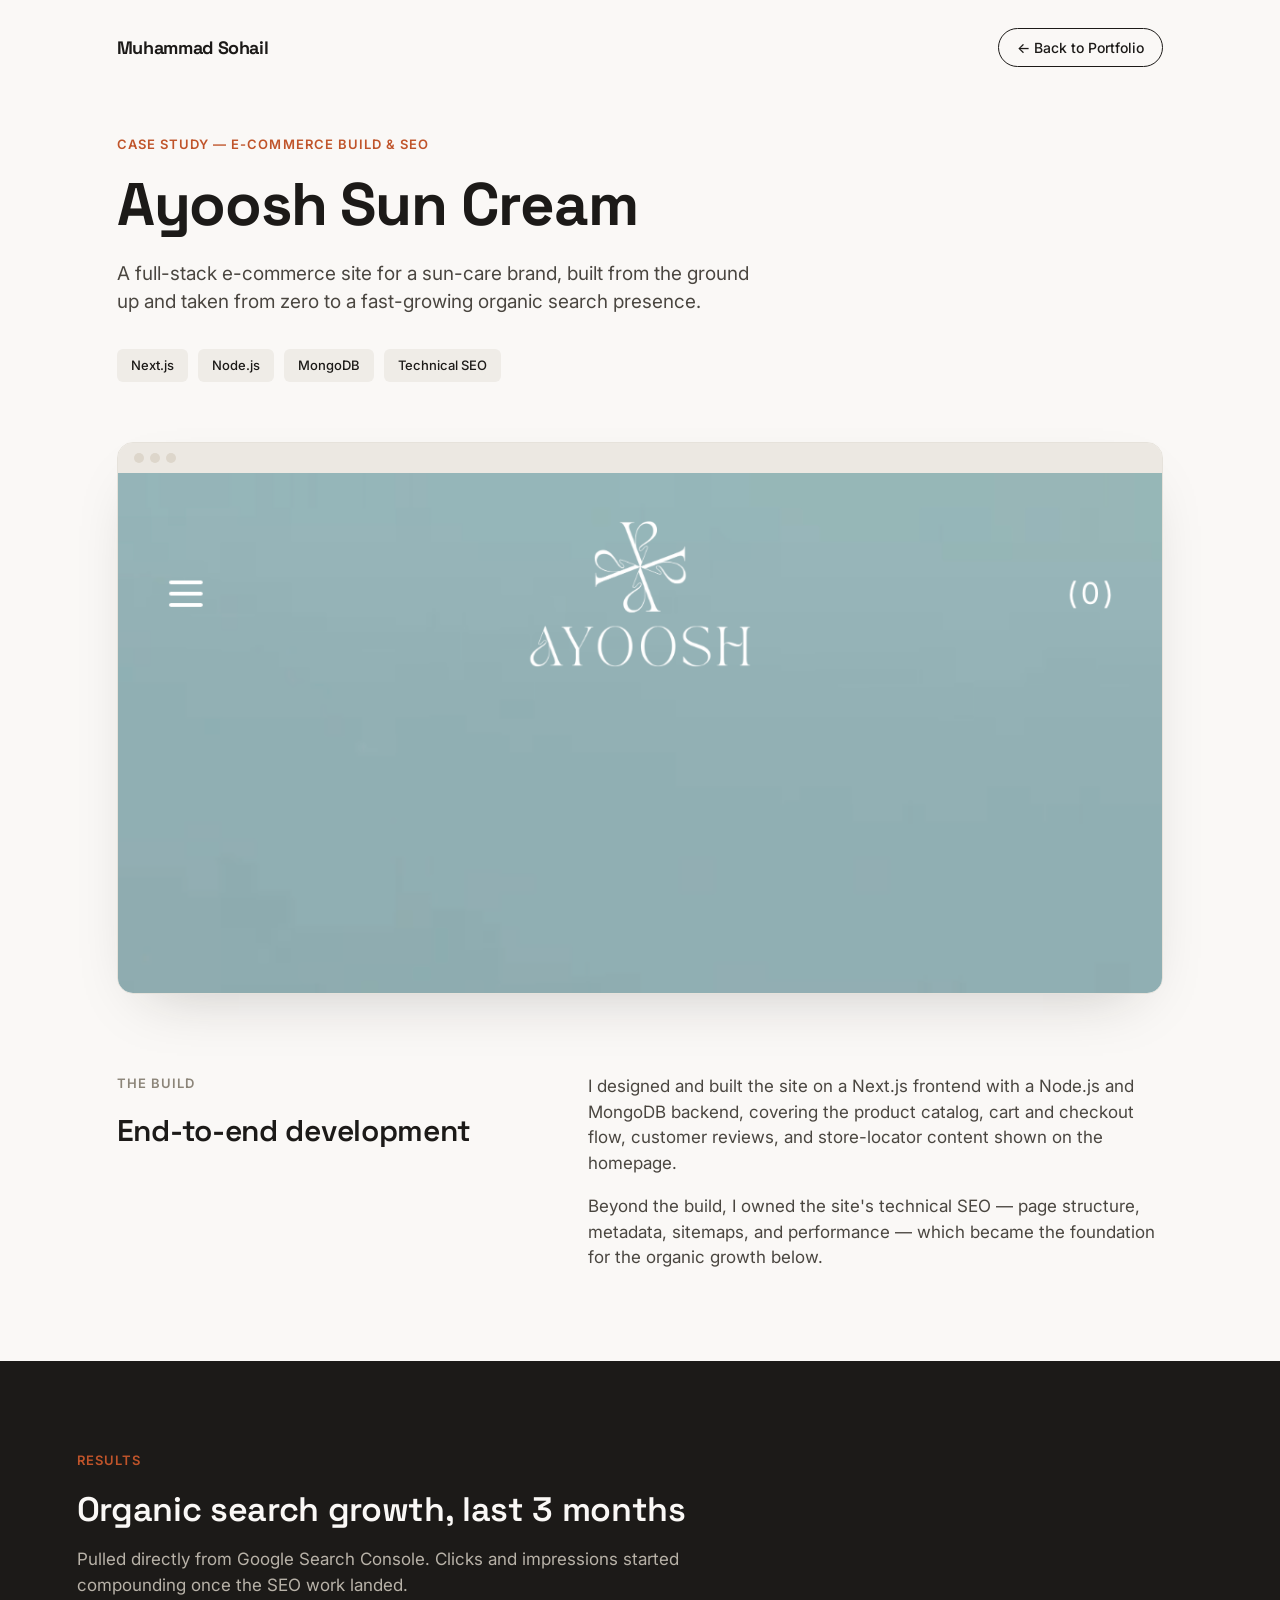
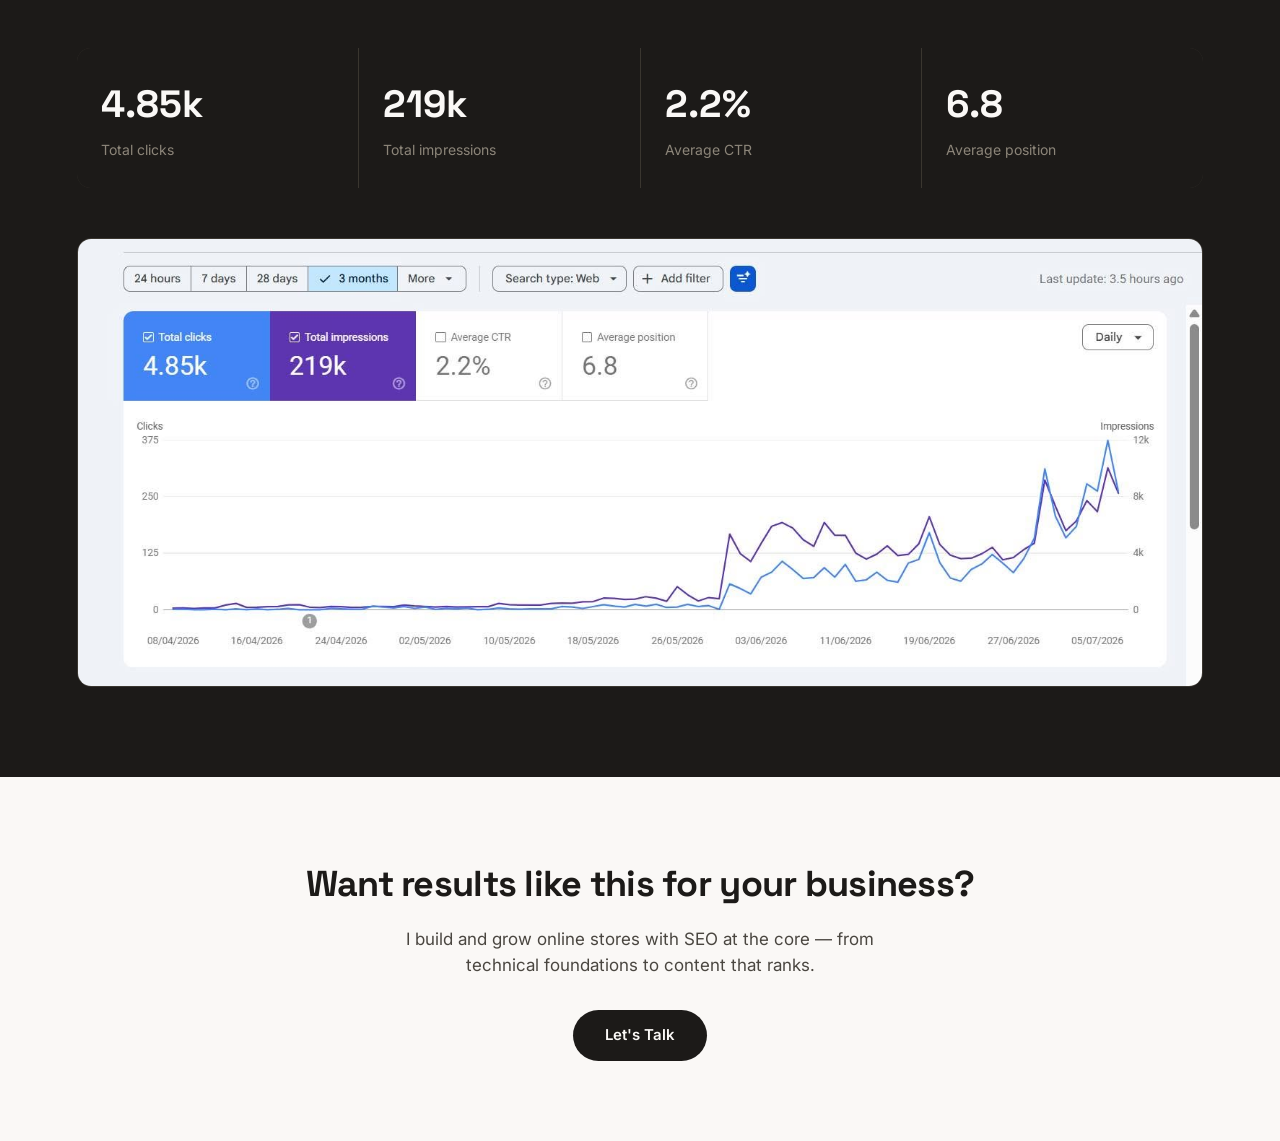
<file: ayoosh-case-study.html>
<!DOCTYPE html>
<html lang="en">
<head>
  <meta charset="utf-8">
  <meta name="viewport" content="width=device-width, initial-scale=1">
  <title>Ayoosh Sun Cream — Case Study | Muhammad Sohail</title>
  <link rel="shortcut icon" type="image/png" href="img/sohail-fav.png">
  <link rel="preconnect" href="https://fonts.googleapis.com">
  <link rel="preconnect" href="https://fonts.gstatic.com" crossorigin>
  <link href="https://fonts.googleapis.com/css2?family=Inter:wght@400;500;600&family=Space+Grotesk:wght@400;500;600;700&display=swap" rel="stylesheet">
  <style>
    *, *::before, *::after { margin: 0; padding: 0; box-sizing: border-box; }

    body {
      font-family: 'Inter', sans-serif;
      color: #1c1a18;
      line-height: 1.5;
      background: #faf8f6;
    }

    a { text-decoration: none; color: inherit; }

    /* ── Nav ── */
    .nav {
      display: flex;
      align-items: center;
      justify-content: space-between;
      padding: 28px 6vw;
      max-width: 1200px;
      margin: 0 auto;
    }

    .nav__brand {
      font-family: 'Space Grotesk', sans-serif;
      font-weight: 700;
      font-size: 18px;
      letter-spacing: -0.02em;
    }

    .nav__back {
      font-size: 14px;
      font-weight: 500;
      border: 1px solid #1c1a18;
      padding: 8px 18px;
      border-radius: 999px;
      color: #1c1a18;
      transition: background 0.2s, color 0.2s;
    }

    .nav__back:hover {
      background: #1c1a18;
      color: #faf8f6;
    }

    /* ── Hero ── */
    .hero {
      padding: 40px 6vw 60px;
      max-width: 1200px;
      margin: 0 auto;
    }

    .hero__label {
      font-size: 13px;
      font-weight: 600;
      letter-spacing: 0.08em;
      text-transform: uppercase;
      color: #c0542a;
      margin-bottom: 18px;
    }

    .hero__title {
      font-family: 'Space Grotesk', sans-serif;
      font-size: clamp(36px, 5vw, 60px);
      line-height: 1.05;
      font-weight: 700;
      letter-spacing: -0.02em;
      margin: 0 0 24px;
      max-width: 820px;
    }

    .hero__desc {
      font-size: 19px;
      max-width: 640px;
      color: #4a4640;
      margin: 0 0 32px;
    }

    .hero__tags {
      display: flex;
      gap: 10px;
      flex-wrap: wrap;
    }

    .hero__tag {
      font-size: 13px;
      font-weight: 500;
      background: #efece7;
      padding: 7px 14px;
      border-radius: 6px;
    }

    /* ── Browser mockup ── */
    .mockup-wrap {
      max-width: 1200px;
      margin: 0 auto;
      padding: 0 6vw 80px;
    }

    .mockup {
      border-radius: 16px;
      overflow: hidden;
      border: 1px solid #e6e2db;
      box-shadow: 0 24px 60px -30px rgba(28, 26, 24, 0.25);
    }

    .mockup__bar {
      background: #ece8e2;
      padding: 10px 16px;
      display: flex;
      gap: 6px;
      align-items: center;
    }

    .mockup__dot {
      width: 10px;
      height: 10px;
      border-radius: 50%;
      background: #ddd6cb;
    }

    .mockup__screen {
      height: 520px;
      overflow: hidden;
      position: relative;
      background: #fff;
    }

    .mockup__screen img {
      width: 100%;
      display: block;
      object-fit: cover;
      object-position: top;
    }

    /* ── Build section ── */
    .build {
      max-width: 1200px;
      margin: 0 auto;
      padding: 0 6vw 90px;
      display: grid;
      grid-template-columns: 1fr 1.4fr;
      gap: 60px;
    }

    .build__label {
      font-size: 13px;
      font-weight: 600;
      letter-spacing: 0.08em;
      text-transform: uppercase;
      color: #8c8579;
      margin-bottom: 14px;
    }

    .build__title {
      font-family: 'Space Grotesk', sans-serif;
      font-size: 30px;
      font-weight: 600;
      letter-spacing: -0.01em;
      margin: 0;
    }

    .build__body {
      font-size: 17px;
      color: #4a4640;
    }

    .build__body p { margin: 0 0 18px; }
    .build__body p:last-child { margin: 0; }

    /* ── Results ── */
    .results {
      background: #1c1a18;
      color: #faf8f6;
      padding: 90px 6vw;
    }

    .results__inner {
      max-width: 1200px;
      margin: 0 auto;
    }

    .results__label {
      font-size: 13px;
      font-weight: 600;
      letter-spacing: 0.08em;
      text-transform: uppercase;
      color: #c0542a;
      margin-bottom: 14px;
    }

    .results__title {
      font-family: 'Space Grotesk', sans-serif;
      font-size: 34px;
      font-weight: 600;
      letter-spacing: -0.01em;
      margin: 0 0 12px;
    }

    .results__desc {
      font-size: 17px;
      color: #b8b2a8;
      max-width: 640px;
      margin: 0 0 50px;
    }

    .metrics {
      display: grid;
      grid-template-columns: repeat(4, 1fr);
      gap: 1px;
      background: #3a362f;
      border-radius: 14px;
      overflow: hidden;
      margin-bottom: 50px;
    }

    .metric {
      background: #1c1a18;
      padding: 28px 24px;
    }

    .metric__value {
      font-family: 'Space Grotesk', sans-serif;
      font-size: 38px;
      font-weight: 700;
    }

    .metric__label {
      font-size: 14px;
      color: #8c8579;
      margin-top: 6px;
    }

    .chart {
      border-radius: 14px;
      overflow: hidden;
      border: 1px solid #3a362f;
    }

    .chart img {
      width: 100%;
      display: block;
    }

    /* ── Footer / CTA ── */
    .cta {
      max-width: 1200px;
      margin: 0 auto;
      padding: 80px 6vw;
      text-align: center;
    }

    .cta__title {
      font-family: 'Space Grotesk', sans-serif;
      font-size: clamp(26px, 3vw, 36px);
      font-weight: 700;
      letter-spacing: -0.02em;
      margin-bottom: 16px;
    }

    .cta__desc {
      font-size: 17px;
      color: #4a4640;
      max-width: 520px;
      margin: 0 auto 32px;
    }

    .btn {
      display: inline-block;
      background: #1c1a18;
      color: #faf8f6;
      font-size: 15px;
      font-weight: 600;
      padding: 14px 32px;
      border-radius: 999px;
      transition: opacity 0.2s;
    }

    .btn:hover { opacity: 0.8; }

    /* ── Responsive ── */
    @media (max-width: 768px) {
      .build {
        grid-template-columns: 1fr;
        gap: 30px;
      }

      .metrics {
        grid-template-columns: repeat(2, 1fr);
      }

      .mockup__screen {
        height: 280px;
      }
    }

    @media (max-width: 480px) {
      .metrics {
        grid-template-columns: 1fr 1fr;
      }

      .metric__value {
        font-size: 28px;
      }
    }
  </style>
</head>
<body>

  <!-- Nav -->
  <nav>
    <div class="nav">
      <div class="nav__brand">Muhammad Sohail</div>
      <a href="index.html" class="nav__back">&larr; Back to Portfolio</a>
    </div>
  </nav>

  <!-- Hero -->
  <div class="hero">
    <div class="hero__label">Case Study — E-commerce Build &amp; SEO</div>
    <h1 class="hero__title">Ayoosh Sun Cream</h1>
    <p class="hero__desc">A full-stack e-commerce site for a sun-care brand, built from the ground up and taken from zero to a fast-growing organic search presence.</p>
    <div class="hero__tags">
      <span class="hero__tag">Next.js</span>
      <span class="hero__tag">Node.js</span>
      <span class="hero__tag">MongoDB</span>
      <span class="hero__tag">Technical SEO</span>
    </div>
  </div>

  <!-- Site preview -->
  <div class="mockup-wrap">
    <div class="mockup">
      <div class="mockup__bar">
        <span class="mockup__dot"></span>
        <span class="mockup__dot"></span>
        <span class="mockup__dot"></span>
      </div>
      <div class="mockup__screen">
        <img src="img/ayoosh-suncream.png" alt="Ayoosh Sun Cream product page">
      </div>
    </div>
  </div>

  <!-- The Build -->
  <div class="build">
    <div>
      <div class="build__label">The Build</div>
      <h2 class="build__title">End-to-end development</h2>
    </div>
    <div class="build__body">
      <p>I designed and built the site on a Next.js frontend with a Node.js and MongoDB backend, covering the product catalog, cart and checkout flow, customer reviews, and store-locator content shown on the homepage.</p>
      <p>Beyond the build, I owned the site's technical SEO — page structure, metadata, sitemaps, and performance — which became the foundation for the organic growth below.</p>
    </div>
  </div>

  <!-- Results -->
  <div class="results">
    <div class="results__inner">
      <div class="results__label">Results</div>
      <h2 class="results__title">Organic search growth, last 3 months</h2>
      <p class="results__desc">Pulled directly from Google Search Console. Clicks and impressions started compounding once the SEO work landed.</p>

      <div class="metrics">
        <div class="metric">
          <div class="metric__value">4.85k</div>
          <div class="metric__label">Total clicks</div>
        </div>
        <div class="metric">
          <div class="metric__value">219k</div>
          <div class="metric__label">Total impressions</div>
        </div>
        <div class="metric">
          <div class="metric__value">2.2%</div>
          <div class="metric__label">Average CTR</div>
        </div>
        <div class="metric">
          <div class="metric__value">6.8</div>
          <div class="metric__label">Average position</div>
        </div>
      </div>

      <div class="chart">
        <img src="img/ayoosh-search-console.jpg" alt="Search Console clicks and impressions chart">
      </div>
    </div>
  </div>

  <!-- CTA -->
  <div class="cta">
    <h2 class="cta__title">Want results like this for your business?</h2>
    <p class="cta__desc">I build and grow online stores with SEO at the core — from technical foundations to content that ranks.</p>
    <a href="index.html#contact" class="btn">Let's Talk</a>
  </div>

</body>
</html>
</file>
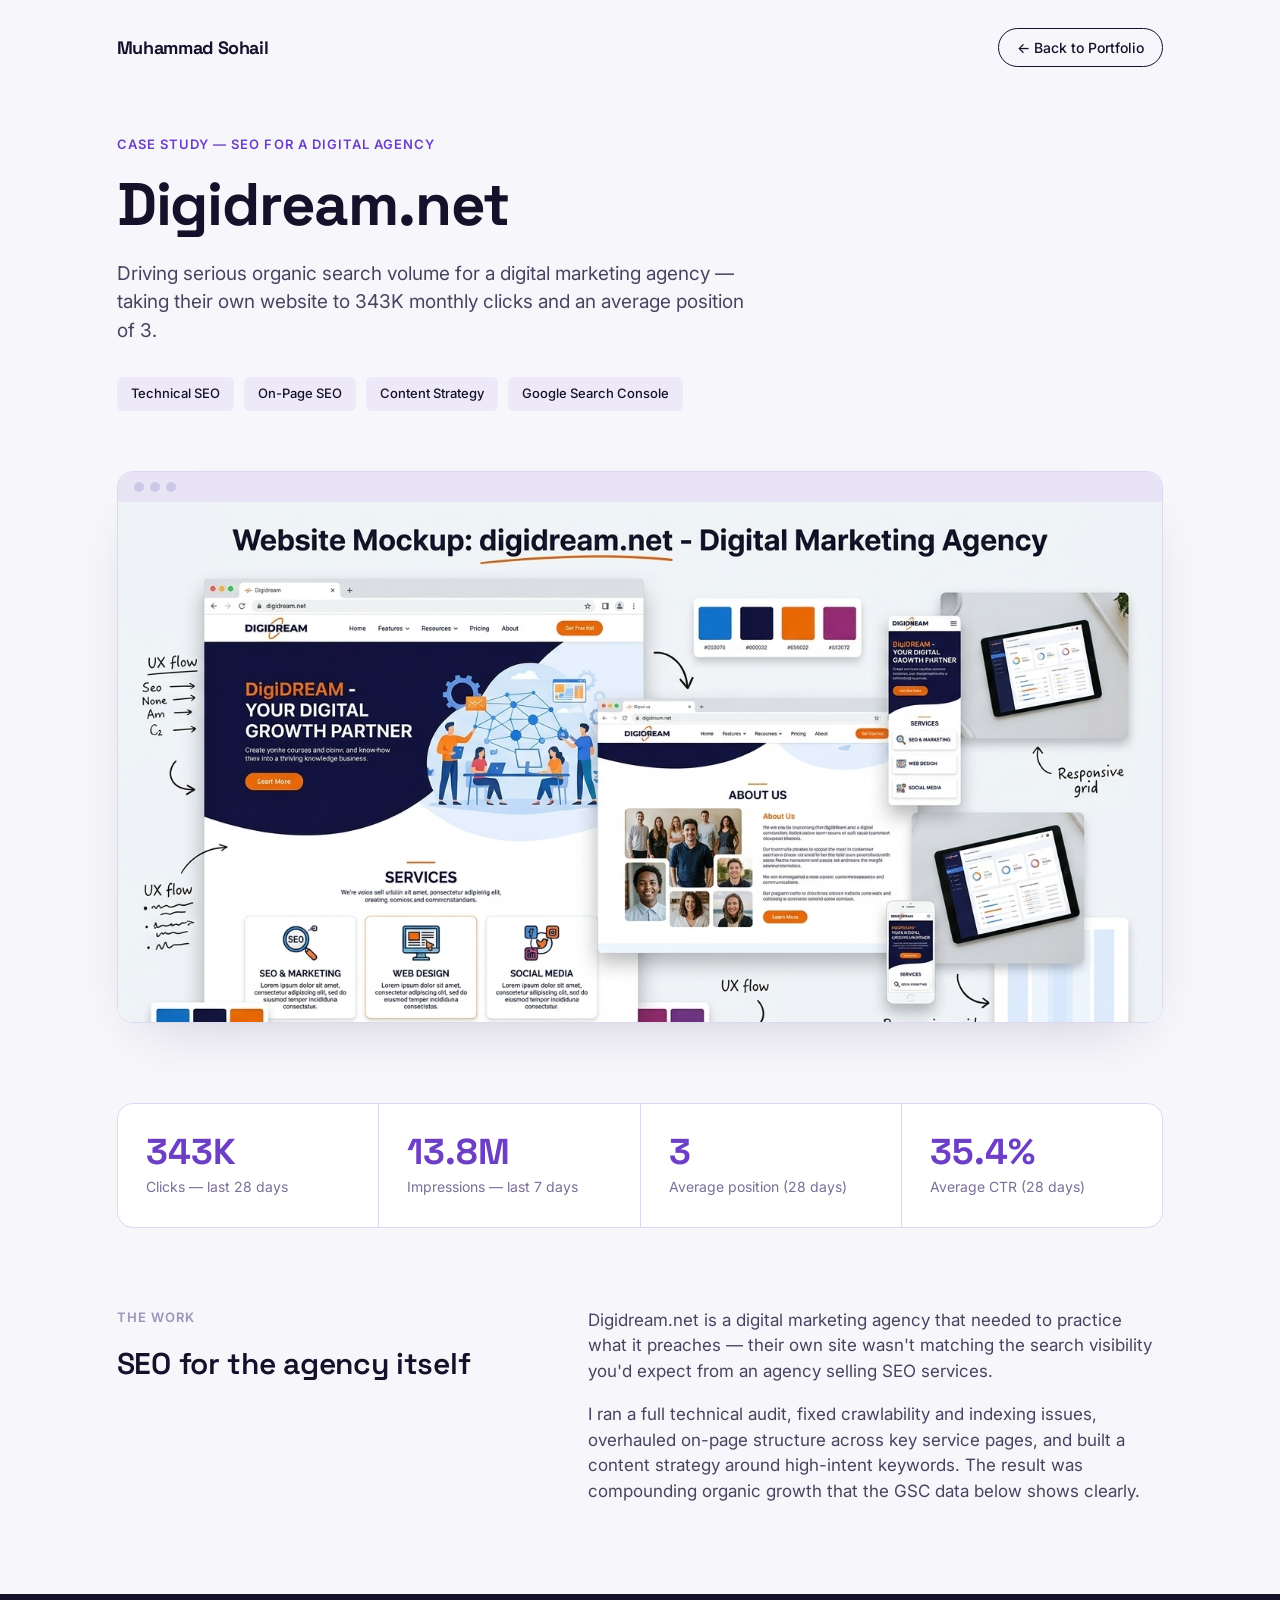
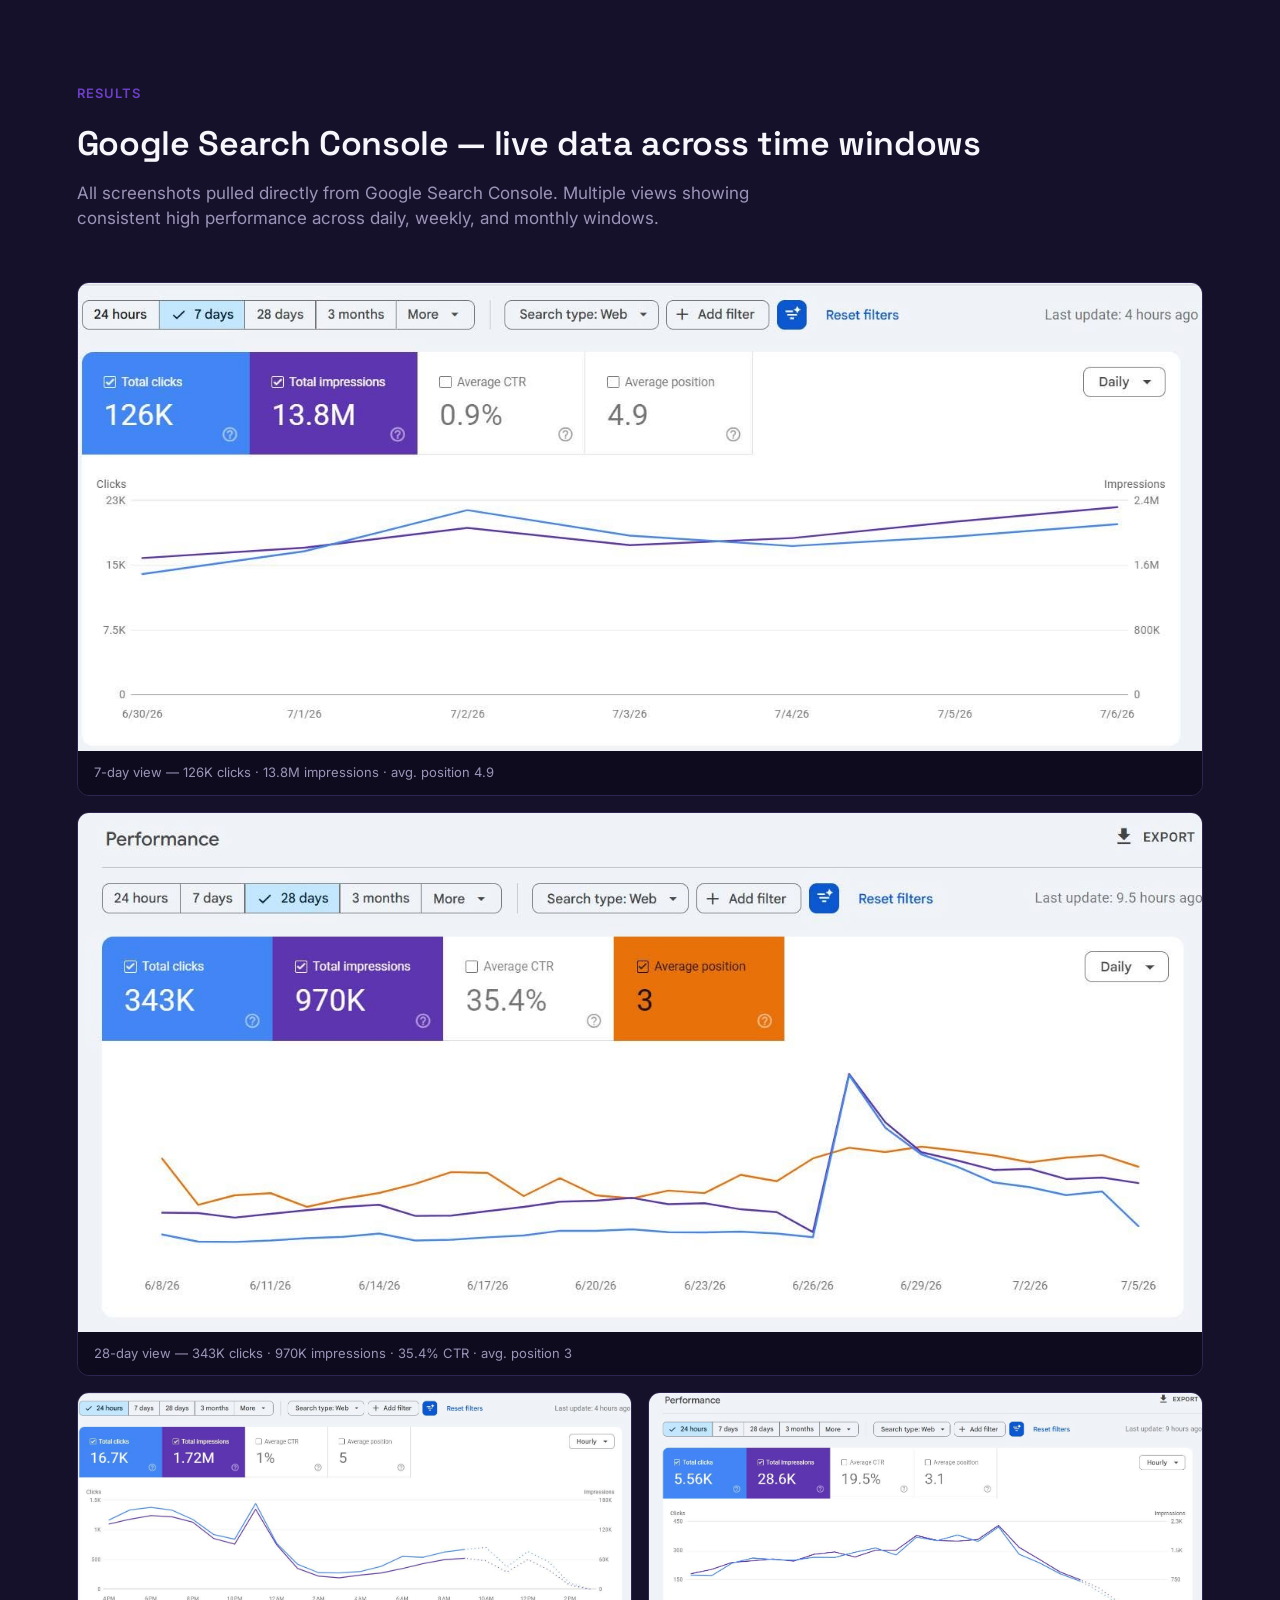
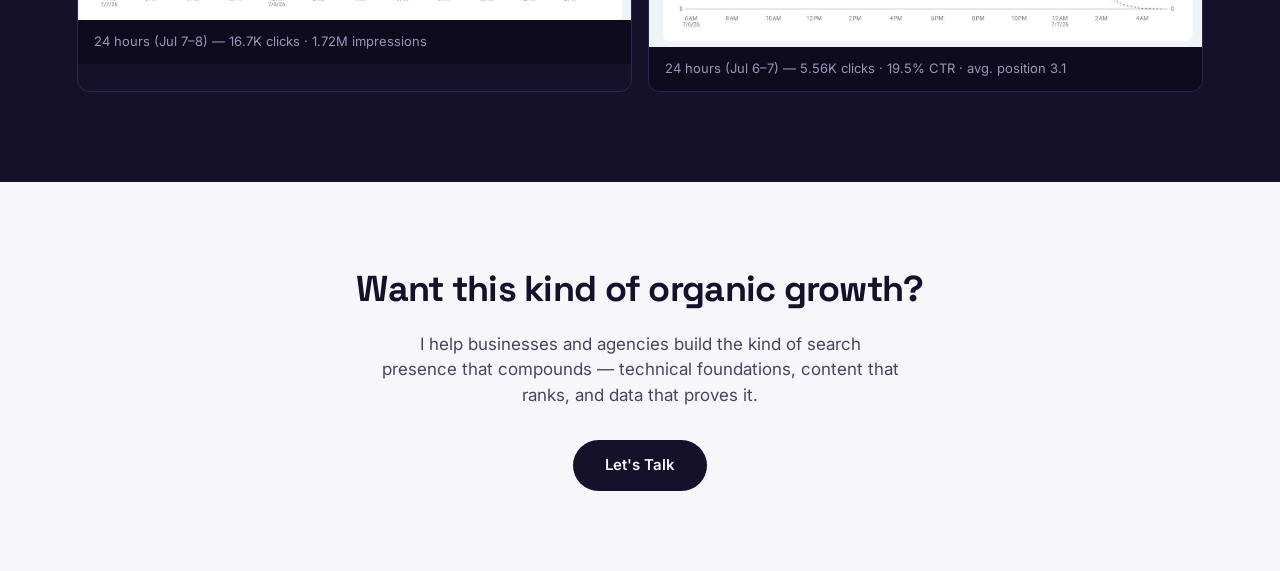
<file: digidream-case-study.html>
<!DOCTYPE html>
<html lang="en">
<head>
  <meta charset="utf-8">
  <meta name="viewport" content="width=device-width, initial-scale=1">
  <title>Digidream.net — SEO Case Study | Muhammad Sohail</title>
  <link rel="shortcut icon" type="image/png" href="img/sohail-fav.png">
  <link rel="preconnect" href="https://fonts.googleapis.com">
  <link rel="preconnect" href="https://fonts.gstatic.com" crossorigin>
  <link href="https://fonts.googleapis.com/css2?family=Inter:wght@400;500;600&family=Space+Grotesk:wght@400;500;600;700&display=swap" rel="stylesheet">
  <style>
    *, *::before, *::after { margin: 0; padding: 0; box-sizing: border-box; }

    body {
      font-family: 'Inter', sans-serif;
      color: #16112b;
      line-height: 1.5;
      background: #f7f6fb;
    }

    a { text-decoration: none; color: inherit; }

    /* ── Nav ── */
    .nav {
      display: flex;
      align-items: center;
      justify-content: space-between;
      padding: 28px 6vw;
      max-width: 1200px;
      margin: 0 auto;
    }

    .nav__brand {
      font-family: 'Space Grotesk', sans-serif;
      font-weight: 700;
      font-size: 18px;
      letter-spacing: -0.02em;
    }

    .nav__back {
      font-size: 14px;
      font-weight: 500;
      border: 1px solid #16112b;
      padding: 8px 18px;
      border-radius: 999px;
      transition: background 0.2s, color 0.2s;
    }

    .nav__back:hover {
      background: #16112b;
      color: #f7f6fb;
    }

    /* ── Hero ── */
    .hero {
      padding: 40px 6vw 60px;
      max-width: 1200px;
      margin: 0 auto;
    }

    .hero__label {
      font-size: 13px;
      font-weight: 600;
      letter-spacing: 0.08em;
      text-transform: uppercase;
      color: #6c3fc5;
      margin-bottom: 18px;
    }

    .hero__title {
      font-family: 'Space Grotesk', sans-serif;
      font-size: clamp(36px, 5vw, 60px);
      line-height: 1.05;
      font-weight: 700;
      letter-spacing: -0.02em;
      margin: 0 0 24px;
      max-width: 820px;
    }

    .hero__desc {
      font-size: 19px;
      max-width: 640px;
      color: #4a4360;
      margin: 0 0 32px;
    }

    .hero__tags {
      display: flex;
      gap: 10px;
      flex-wrap: wrap;
    }

    .hero__tag {
      font-size: 13px;
      font-weight: 500;
      background: #ede9f8;
      padding: 7px 14px;
      border-radius: 6px;
      color: #16112b;
    }

    /* ── Browser mockup ── */
    .mockup-wrap {
      max-width: 1200px;
      margin: 0 auto;
      padding: 0 6vw 80px;
    }

    .mockup {
      border-radius: 16px;
      overflow: hidden;
      border: 1px solid #ddd8f0;
      box-shadow: 0 24px 60px -30px rgba(22, 17, 43, 0.22);
    }

    .mockup__bar {
      background: #e8e4f5;
      padding: 10px 16px;
      display: flex;
      gap: 6px;
      align-items: center;
    }

    .mockup__dot {
      width: 10px;
      height: 10px;
      border-radius: 50%;
      background: #cec8e8;
    }

    .mockup__screen {
      height: 520px;
      overflow: hidden;
      background: #fff;
    }

    .mockup__screen img {
      width: 100%;
      display: block;
      object-fit: cover;
      object-position: top;
    }

    /* ── Stat bar ── */
    .statbar {
      max-width: 1200px;
      margin: 0 auto;
      padding: 0 6vw 80px;
    }

    .statbar__inner {
      display: grid;
      grid-template-columns: repeat(4, 1fr);
      gap: 1px;
      background: #ddd8f0;
      border-radius: 16px;
      overflow: hidden;
      border: 1px solid #ddd8f0;
    }

    .stat {
      background: #fff;
      padding: 30px 28px;
    }

    .stat__value {
      font-family: 'Space Grotesk', sans-serif;
      font-size: 36px;
      font-weight: 700;
      color: #6c3fc5;
      line-height: 1;
      margin-bottom: 6px;
    }

    .stat__label {
      font-size: 14px;
      color: #7a6f96;
    }

    /* ── Build section ── */
    .build {
      max-width: 1200px;
      margin: 0 auto;
      padding: 0 6vw 90px;
      display: grid;
      grid-template-columns: 1fr 1.4fr;
      gap: 60px;
    }

    .build__label {
      font-size: 13px;
      font-weight: 600;
      letter-spacing: 0.08em;
      text-transform: uppercase;
      color: #9c94b8;
      margin-bottom: 14px;
    }

    .build__title {
      font-family: 'Space Grotesk', sans-serif;
      font-size: 30px;
      font-weight: 600;
      letter-spacing: -0.01em;
      margin: 0;
    }

    .build__body {
      font-size: 17px;
      color: #4a4360;
    }

    .build__body p { margin: 0 0 18px; }
    .build__body p:last-child { margin: 0; }

    /* ── Results ── */
    .results {
      background: #16112b;
      color: #f7f6fb;
      padding: 90px 6vw;
    }

    .results__inner {
      max-width: 1200px;
      margin: 0 auto;
    }

    .results__label {
      font-size: 13px;
      font-weight: 600;
      letter-spacing: 0.08em;
      text-transform: uppercase;
      color: #6c3fc5;
      margin-bottom: 14px;
    }

    .results__title {
      font-family: 'Space Grotesk', sans-serif;
      font-size: 34px;
      font-weight: 600;
      letter-spacing: -0.01em;
      margin: 0 0 12px;
    }

    .results__desc {
      font-size: 17px;
      color: #9c94b8;
      max-width: 680px;
      margin: 0 0 50px;
    }

    /* ── Charts grid ── */
    .charts {
      display: grid;
      grid-template-columns: 1fr 1fr;
      gap: 16px;
    }

    .chart {
      border-radius: 12px;
      overflow: hidden;
      border: 1px solid #2e2650;
    }

    .chart img {
      width: 100%;
      display: block;
    }

    .chart__caption {
      background: #0e0b1f;
      padding: 12px 16px;
      font-size: 13px;
      color: #9c94b8;
    }

    .chart--wide {
      grid-column: span 2;
    }

    /* ── Footer / CTA ── */
    .cta {
      max-width: 1200px;
      margin: 0 auto;
      padding: 80px 6vw;
      text-align: center;
    }

    .cta__title {
      font-family: 'Space Grotesk', sans-serif;
      font-size: clamp(26px, 3vw, 36px);
      font-weight: 700;
      letter-spacing: -0.02em;
      margin-bottom: 16px;
    }

    .cta__desc {
      font-size: 17px;
      color: #4a4360;
      max-width: 520px;
      margin: 0 auto 32px;
    }

    .btn {
      display: inline-block;
      background: #16112b;
      color: #f7f6fb;
      font-size: 15px;
      font-weight: 600;
      padding: 14px 32px;
      border-radius: 999px;
      transition: opacity 0.2s;
    }

    .btn:hover { opacity: 0.8; }

    /* ── Responsive ── */
    @media (max-width: 900px) {
      .charts {
        grid-template-columns: 1fr;
      }
      .chart--wide {
        grid-column: span 1;
      }
    }

    @media (max-width: 768px) {
      .build {
        grid-template-columns: 1fr;
        gap: 30px;
      }
      .statbar__inner {
        grid-template-columns: repeat(2, 1fr);
      }
      .mockup__screen {
        height: 280px;
      }
    }

    @media (max-width: 480px) {
      .stat__value { font-size: 28px; }
    }
  </style>
</head>
<body>

  <!-- Nav -->
  <nav>
    <div class="nav">
      <div class="nav__brand">Muhammad Sohail</div>
      <a href="index.html" class="nav__back">&larr; Back to Portfolio</a>
    </div>
  </nav>

  <!-- Hero -->
  <div class="hero">
    <div class="hero__label">Case Study — SEO for a Digital Agency</div>
    <h1 class="hero__title">Digidream.net</h1>
    <p class="hero__desc">Driving serious organic search volume for a digital marketing agency — taking their own website to 343K monthly clicks and an average position of 3.</p>
    <div class="hero__tags">
      <span class="hero__tag">Technical SEO</span>
      <span class="hero__tag">On-Page SEO</span>
      <span class="hero__tag">Content Strategy</span>
      <span class="hero__tag">Google Search Console</span>
    </div>
  </div>

  <!-- Site preview -->
  <div class="mockup-wrap">
    <div class="mockup">
      <div class="mockup__bar">
        <span class="mockup__dot"></span>
        <span class="mockup__dot"></span>
        <span class="mockup__dot"></span>
      </div>
      <div class="mockup__screen">
        <img src="img/digidream-mockup.jpeg" alt="Digidream.net — Digital Marketing Agency website">
      </div>
    </div>
  </div>

  <!-- Stat bar -->
  <div class="statbar">
    <div class="statbar__inner">
      <div class="stat">
        <div class="stat__value">343K</div>
        <div class="stat__label">Clicks — last 28 days</div>
      </div>
      <div class="stat">
        <div class="stat__value">13.8M</div>
        <div class="stat__label">Impressions — last 7 days</div>
      </div>
      <div class="stat">
        <div class="stat__value">3</div>
        <div class="stat__label">Average position (28 days)</div>
      </div>
      <div class="stat">
        <div class="stat__value">35.4%</div>
        <div class="stat__label">Average CTR (28 days)</div>
      </div>
    </div>
  </div>

  <!-- The Work -->
  <div class="build">
    <div>
      <div class="build__label">The Work</div>
      <h2 class="build__title">SEO for the agency itself</h2>
    </div>
    <div class="build__body">
      <p>Digidream.net is a digital marketing agency that needed to practice what it preaches — their own site wasn't matching the search visibility you'd expect from an agency selling SEO services.</p>
      <p>I ran a full technical audit, fixed crawlability and indexing issues, overhauled on-page structure across key service pages, and built a content strategy around high-intent keywords. The result was compounding organic growth that the GSC data below shows clearly.</p>
    </div>
  </div>

  <!-- Results -->
  <div class="results">
    <div class="results__inner">
      <div class="results__label">Results</div>
      <h2 class="results__title">Google Search Console — live data across time windows</h2>
      <p class="results__desc">All screenshots pulled directly from Google Search Console. Multiple views showing consistent high performance across daily, weekly, and monthly windows.</p>

      <div class="charts">
        <div class="chart chart--wide">
          <img src="img/digidream-gsc-7day.jpg" alt="Google Search Console — 7-day view: 126K clicks, 13.8M impressions">
          <div class="chart__caption">7-day view — 126K clicks · 13.8M impressions · avg. position 4.9</div>
        </div>
        <div class="chart chart--wide">
          <img src="img/digidream-gsc-28day.jpg" alt="Google Search Console — 28-day view: 343K clicks, avg position 3">
          <div class="chart__caption">28-day view — 343K clicks · 970K impressions · 35.4% CTR · avg. position 3</div>
        </div>
        <div class="chart">
          <img src="img/digidream-gsc-24h-jul8.jpg" alt="Google Search Console — 24 hours Jul 7–8: 16.7K clicks">
          <div class="chart__caption">24 hours (Jul 7–8) — 16.7K clicks · 1.72M impressions</div>
        </div>
        <div class="chart">
          <img src="img/digidream-gsc-24h-jul7.jpg" alt="Google Search Console — 24 hours Jul 6–7: 5.56K clicks, 19.5% CTR">
          <div class="chart__caption">24 hours (Jul 6–7) — 5.56K clicks · 19.5% CTR · avg. position 3.1</div>
        </div>
      </div>
    </div>
  </div>

  <!-- CTA -->
  <div class="cta">
    <h2 class="cta__title">Want this kind of organic growth?</h2>
    <p class="cta__desc">I help businesses and agencies build the kind of search presence that compounds — technical foundations, content that ranks, and data that proves it.</p>
    <a href="index.html#contact" class="btn">Let's Talk</a>
  </div>

</body>
</html>
</file>
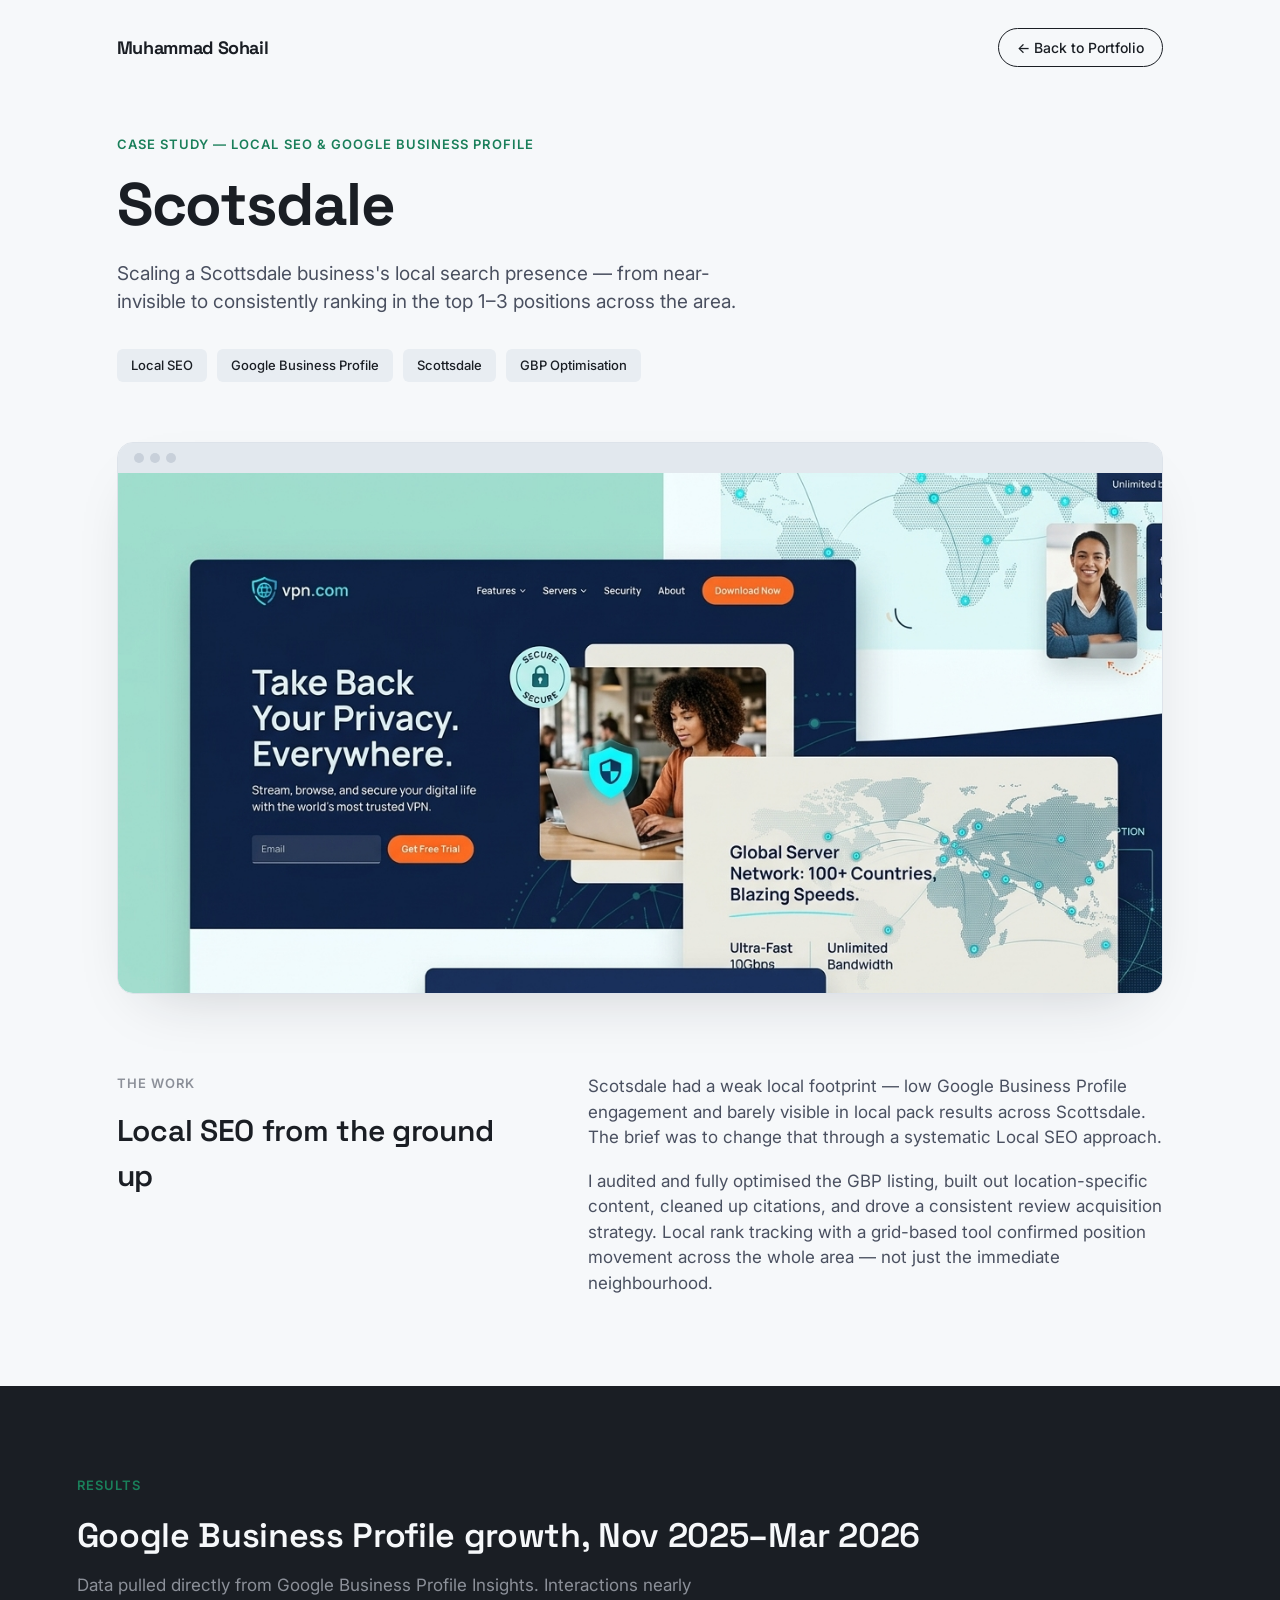
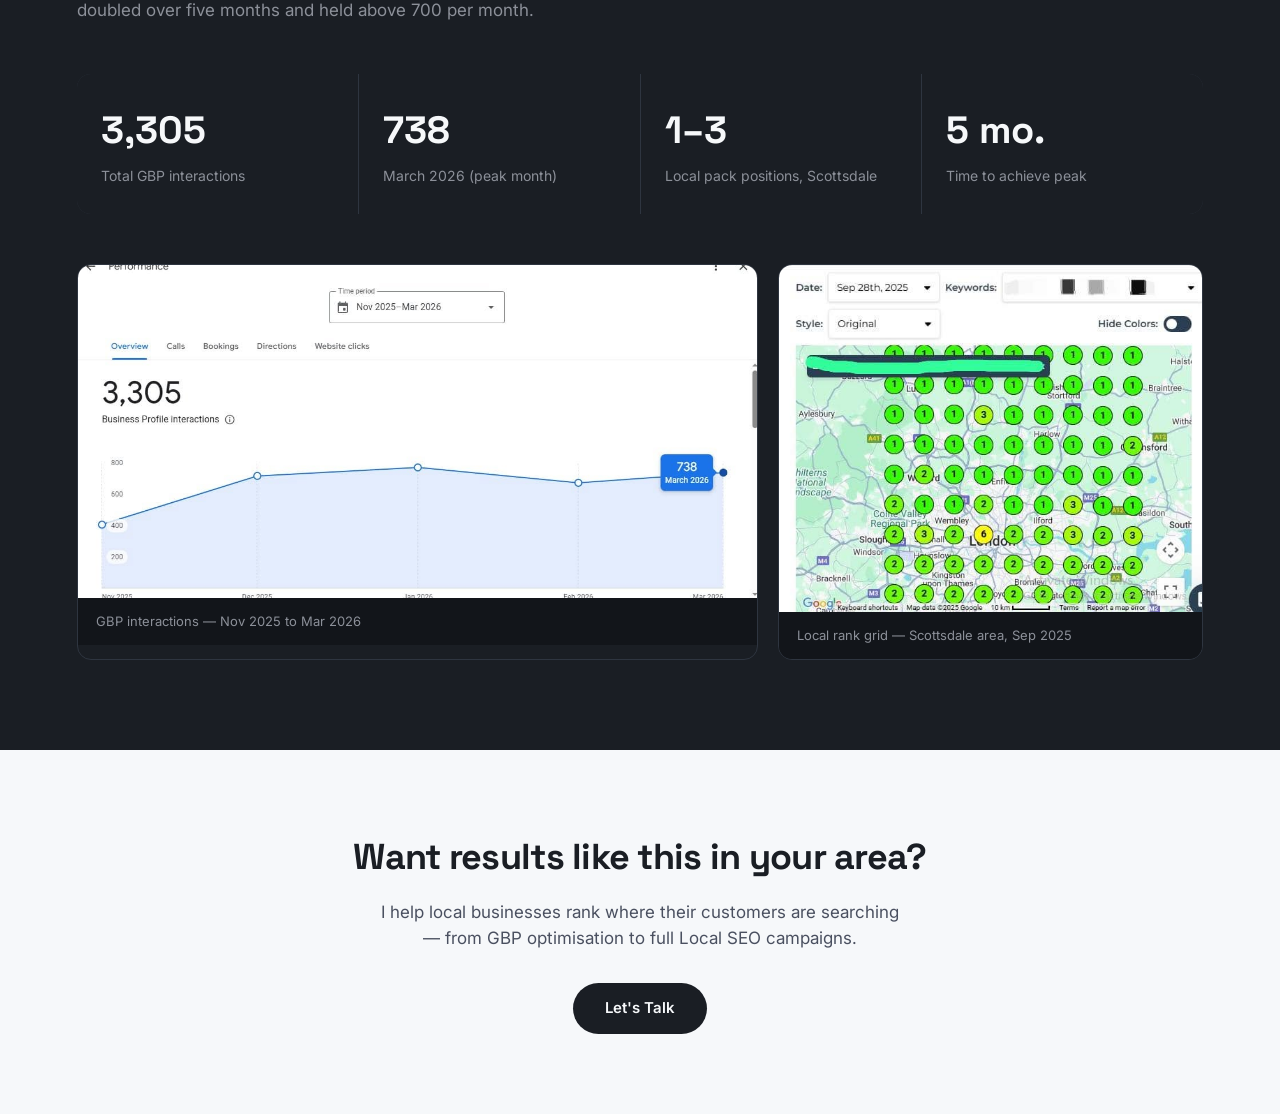
<file: scotsa-case-study.html>
<!DOCTYPE html>
<html lang="en">
<head>
  <meta charset="utf-8">
  <meta name="viewport" content="width=device-width, initial-scale=1">
  <title>Scotsdale — Local SEO Case Study | Muhammad Sohail</title>
  <link rel="shortcut icon" type="image/png" href="img/sohail-fav.png">
  <link rel="preconnect" href="https://fonts.googleapis.com">
  <link rel="preconnect" href="https://fonts.gstatic.com" crossorigin>
  <link href="https://fonts.googleapis.com/css2?family=Inter:wght@400;500;600&family=Space+Grotesk:wght@400;500;600;700&display=swap" rel="stylesheet">
  <style>
    *, *::before, *::after { margin: 0; padding: 0; box-sizing: border-box; }

    body {
      font-family: 'Inter', sans-serif;
      color: #1a1e24;
      line-height: 1.5;
      background: #f6f8fa;
    }

    a { text-decoration: none; color: inherit; }

    /* ── Nav ── */
    .nav {
      display: flex;
      align-items: center;
      justify-content: space-between;
      padding: 28px 6vw;
      max-width: 1200px;
      margin: 0 auto;
    }

    .nav__brand {
      font-family: 'Space Grotesk', sans-serif;
      font-weight: 700;
      font-size: 18px;
      letter-spacing: -0.02em;
    }

    .nav__back {
      font-size: 14px;
      font-weight: 500;
      border: 1px solid #1a1e24;
      padding: 8px 18px;
      border-radius: 999px;
      color: #1a1e24;
      transition: background 0.2s, color 0.2s;
    }

    .nav__back:hover {
      background: #1a1e24;
      color: #f6f8fa;
    }

    /* ── Hero ── */
    .hero {
      padding: 40px 6vw 60px;
      max-width: 1200px;
      margin: 0 auto;
    }

    .hero__label {
      font-size: 13px;
      font-weight: 600;
      letter-spacing: 0.08em;
      text-transform: uppercase;
      color: #1a7f5a;
      margin-bottom: 18px;
    }

    .hero__title {
      font-family: 'Space Grotesk', sans-serif;
      font-size: clamp(36px, 5vw, 60px);
      line-height: 1.05;
      font-weight: 700;
      letter-spacing: -0.02em;
      margin: 0 0 24px;
      max-width: 820px;
    }

    .hero__desc {
      font-size: 19px;
      max-width: 640px;
      color: #4a5060;
      margin: 0 0 32px;
    }

    .hero__tags {
      display: flex;
      gap: 10px;
      flex-wrap: wrap;
    }

    .hero__tag {
      font-size: 13px;
      font-weight: 500;
      background: #e8edf2;
      padding: 7px 14px;
      border-radius: 6px;
    }

    /* ── Browser mockup ── */
    .mockup-wrap {
      max-width: 1200px;
      margin: 0 auto;
      padding: 0 6vw 80px;
    }

    .mockup {
      border-radius: 16px;
      overflow: hidden;
      border: 1px solid #dde3ea;
      box-shadow: 0 24px 60px -30px rgba(26, 30, 36, 0.22);
    }

    .mockup__bar {
      background: #e2e8ee;
      padding: 10px 16px;
      display: flex;
      gap: 6px;
      align-items: center;
    }

    .mockup__dot {
      width: 10px;
      height: 10px;
      border-radius: 50%;
      background: #c8d0da;
    }

    .mockup__screen {
      height: 520px;
      overflow: hidden;
      position: relative;
      background: #fff;
    }

    .mockup__screen img {
      width: 100%;
      display: block;
      object-fit: cover;
      object-position: top;
    }

    /* ── Build section ── */
    .build {
      max-width: 1200px;
      margin: 0 auto;
      padding: 0 6vw 90px;
      display: grid;
      grid-template-columns: 1fr 1.4fr;
      gap: 60px;
    }

    .build__label {
      font-size: 13px;
      font-weight: 600;
      letter-spacing: 0.08em;
      text-transform: uppercase;
      color: #8c9099;
      margin-bottom: 14px;
    }

    .build__title {
      font-family: 'Space Grotesk', sans-serif;
      font-size: 30px;
      font-weight: 600;
      letter-spacing: -0.01em;
      margin: 0;
    }

    .build__body {
      font-size: 17px;
      color: #4a5060;
    }

    .build__body p { margin: 0 0 18px; }
    .build__body p:last-child { margin: 0; }

    /* ── Results ── */
    .results {
      background: #1a1e24;
      color: #f6f8fa;
      padding: 90px 6vw;
    }

    .results__inner {
      max-width: 1200px;
      margin: 0 auto;
    }

    .results__label {
      font-size: 13px;
      font-weight: 600;
      letter-spacing: 0.08em;
      text-transform: uppercase;
      color: #1a7f5a;
      margin-bottom: 14px;
    }

    .results__title {
      font-family: 'Space Grotesk', sans-serif;
      font-size: 34px;
      font-weight: 600;
      letter-spacing: -0.01em;
      margin: 0 0 12px;
    }

    .results__desc {
      font-size: 17px;
      color: #8c9099;
      max-width: 640px;
      margin: 0 0 50px;
    }

    .metrics {
      display: grid;
      grid-template-columns: repeat(4, 1fr);
      gap: 1px;
      background: #2e3540;
      border-radius: 14px;
      overflow: hidden;
      margin-bottom: 50px;
    }

    .metric {
      background: #1a1e24;
      padding: 28px 24px;
    }

    .metric__value {
      font-family: 'Space Grotesk', sans-serif;
      font-size: 38px;
      font-weight: 700;
    }

    .metric__label {
      font-size: 14px;
      color: #8c9099;
      margin-top: 6px;
    }

    .charts {
      display: grid;
      grid-template-columns: 1.6fr 1fr;
      gap: 20px;
    }

    .chart {
      border-radius: 14px;
      overflow: hidden;
      border: 1px solid #2e3540;
    }

    .chart img {
      width: 100%;
      display: block;
    }

    .chart__caption {
      background: #12151a;
      padding: 14px 18px;
      font-size: 13px;
      color: #8c9099;
    }

    /* ── Footer / CTA ── */
    .cta {
      max-width: 1200px;
      margin: 0 auto;
      padding: 80px 6vw;
      text-align: center;
    }

    .cta__title {
      font-family: 'Space Grotesk', sans-serif;
      font-size: clamp(26px, 3vw, 36px);
      font-weight: 700;
      letter-spacing: -0.02em;
      margin-bottom: 16px;
    }

    .cta__desc {
      font-size: 17px;
      color: #4a5060;
      max-width: 520px;
      margin: 0 auto 32px;
    }

    .btn {
      display: inline-block;
      background: #1a1e24;
      color: #f6f8fa;
      font-size: 15px;
      font-weight: 600;
      padding: 14px 32px;
      border-radius: 999px;
      transition: opacity 0.2s;
    }

    .btn:hover { opacity: 0.8; }

    /* ── Responsive ── */
    @media (max-width: 900px) {
      .charts {
        grid-template-columns: 1fr;
      }
    }

    @media (max-width: 768px) {
      .build {
        grid-template-columns: 1fr;
        gap: 30px;
      }

      .metrics {
        grid-template-columns: repeat(2, 1fr);
      }

      .mockup__screen {
        height: 280px;
      }
    }

    @media (max-width: 480px) {
      .metrics {
        grid-template-columns: 1fr 1fr;
      }

      .metric__value {
        font-size: 28px;
      }
    }
  </style>
</head>
<body>

  <!-- Nav -->
  <nav>
    <div class="nav">
      <div class="nav__brand">Muhammad Sohail</div>
      <a href="index.html" class="nav__back">&larr; Back to Portfolio</a>
    </div>
  </nav>

  <!-- Hero -->
  <div class="hero">
    <div class="hero__label">Case Study — Local SEO &amp; Google Business Profile</div>
    <h1 class="hero__title">Scotsdale</h1>
    <p class="hero__desc">Scaling a Scottsdale business's local search presence — from near-invisible to consistently ranking in the top 1–3 positions across the area.</p>
    <div class="hero__tags">
      <span class="hero__tag">Local SEO</span>
      <span class="hero__tag">Google Business Profile</span>
      <span class="hero__tag">Scottsdale</span>
      <span class="hero__tag">GBP Optimisation</span>
    </div>
  </div>

  <!-- Site preview -->
  <div class="mockup-wrap">
    <div class="mockup">
      <div class="mockup__bar">
        <span class="mockup__dot"></span>
        <span class="mockup__dot"></span>
        <span class="mockup__dot"></span>
      </div>
      <div class="mockup__screen">
        <img src="img/scotsa-mockup.jpeg" alt="Scotsdale website">
      </div>
    </div>
  </div>

  <!-- The Work -->
  <div class="build">
    <div>
      <div class="build__label">The Work</div>
      <h2 class="build__title">Local SEO from the ground up</h2>
    </div>
    <div class="build__body">
      <p>Scotsdale had a weak local footprint — low Google Business Profile engagement and barely visible in local pack results across Scottsdale. The brief was to change that through a systematic Local SEO approach.</p>
      <p>I audited and fully optimised the GBP listing, built out location-specific content, cleaned up citations, and drove a consistent review acquisition strategy. Local rank tracking with a grid-based tool confirmed position movement across the whole area — not just the immediate neighbourhood.</p>
    </div>
  </div>

  <!-- Results -->
  <div class="results">
    <div class="results__inner">
      <div class="results__label">Results</div>
      <h2 class="results__title">Google Business Profile growth, Nov 2025–Mar 2026</h2>
      <p class="results__desc">Data pulled directly from Google Business Profile Insights. Interactions nearly doubled over five months and held above 700 per month.</p>

      <div class="metrics">
        <div class="metric">
          <div class="metric__value">3,305</div>
          <div class="metric__label">Total GBP interactions</div>
        </div>
        <div class="metric">
          <div class="metric__value">738</div>
          <div class="metric__label">March 2026 (peak month)</div>
        </div>
        <div class="metric">
          <div class="metric__value">1–3</div>
          <div class="metric__label">Local pack positions, Scottsdale</div>
        </div>
        <div class="metric">
          <div class="metric__value">5 mo.</div>
          <div class="metric__label">Time to achieve peak</div>
        </div>
      </div>

      <div class="charts">
        <div class="chart">
          <img src="img/scotsa-gbp-performance.jpg" alt="Google Business Profile interactions chart — Nov 2025 to Mar 2026">
          <div class="chart__caption">GBP interactions — Nov 2025 to Mar 2026</div>
        </div>
        <div class="chart">
          <img src="img/scotsa-local-rankings.jpg" alt="Local search rank grid across London">
          <div class="chart__caption">Local rank grid — Scottsdale area, Sep 2025</div>
        </div>
      </div>
    </div>
  </div>

  <!-- CTA -->
  <div class="cta">
    <h2 class="cta__title">Want results like this in your area?</h2>
    <p class="cta__desc">I help local businesses rank where their customers are searching — from GBP optimisation to full Local SEO campaigns.</p>
    <a href="index.html#contact" class="btn">Let's Talk</a>
  </div>

</body>
</html>
</file>
